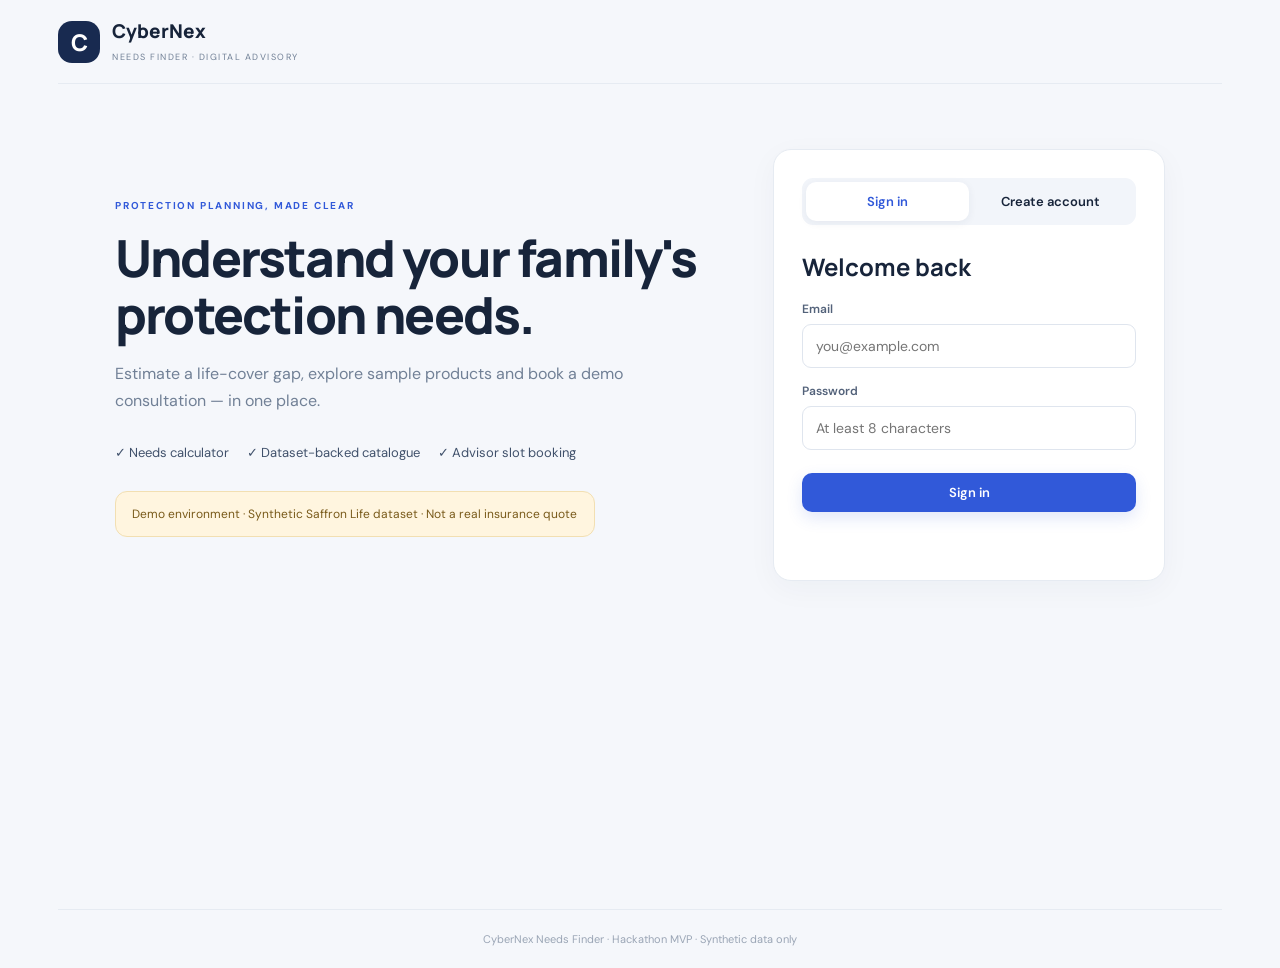
<file: static/index.html>
<!doctype html>
<html lang="en"><head><meta charset="utf-8"><meta name="viewport" content="width=device-width,initial-scale=1">
<title>CyberNex | Life Insurance Needs Finder</title><link rel="stylesheet" href="/static/style.css"></head>
<body><div class="shell">
<header><div class="brand"><div class="logo">C</div><div><b>CyberNex</b><small>NEEDS FINDER · DIGITAL ADVISORY</small></div></div>
<nav id="nav" class="hidden"><button data-view="dashboard">Overview</button><button data-view="planner">Needs planner</button><button data-view="products">Products</button><button data-view="advisors">Advisors</button><button data-view="bookings">My bookings</button><button id="logout" class="ghost">Sign out</button></nav></header>
<main>
<section id="authView" class="auth-grid"><div class="hero"><span class="eyebrow">PROTECTION PLANNING, MADE CLEAR</span><h1>Understand your family's protection needs.</h1><p>Estimate a life-cover gap, explore sample products and book a demo consultation — in one place.</p><div class="hero-points"><span>✓ Needs calculator</span><span>✓ Dataset-backed catalogue</span><span>✓ Advisor slot booking</span></div><div class="notice">Demo environment · Synthetic Saffron Life dataset · Not a real insurance quote</div></div>
<div class="auth-card"><div class="tabs"><button class="tab active" data-auth="login">Sign in</button><button class="tab" data-auth="register">Create account</button></div>
<form id="loginForm"><h2>Welcome back</h2><label>Email<input name="email" type="email" required placeholder="you@example.com"></label><label>Password<input name="password" type="password" required minlength="8" placeholder="At least 8 characters"></label><button class="primary wide">Sign in</button></form>
<form id="registerForm" class="hidden"><h2>Create your account</h2><label>Full name<input name="name" required minlength="2" placeholder="Your name"></label><label>Email<input name="email" type="email" required placeholder="you@example.com"></label><label>Password<input name="password" type="password" required minlength="8" placeholder="At least 8 characters"></label><button class="primary wide">Create account</button></form><p id="authMsg" class="msg"></p></div></section>
<section id="appView" class="hidden"><div class="welcome"><div><span class="eyebrow">YOUR WORKSPACE</span><h1 id="welcomeName">Welcome</h1><p>Explore your estimated protection needs and available services.</p></div><div class="status-pill"><i></i> API connected</div></div>
<div id="dashboard" class="view"><div class="stats"><article><small>PRODUCTS IN CATALOGUE</small><strong id="statProducts">—</strong><span>Dataset-backed records</span></article><article><small>ADVISORS</small><strong id="statAdvisors">—</strong><span>Demo advisor profiles</span></article><article><small>YOUR BOOKINGS</small><strong id="statBookings">—</strong><span>Saved to database</span></article></div><div class="panel split"><div><span class="eyebrow">START HERE</span><h2>Build your protection snapshot</h2><p>Enter a few details to estimate a protection gap. The calculation is illustrative and can be adjusted.</p><button class="primary" data-go="planner">Open needs planner →</button></div><div class="illustration"><div class="shield">✦</div><b>Plan with clarity</b><small>Estimate · Compare · Connect</small></div></div></div>
<div id="planner" class="view hidden"><div class="section-head"><div><span class="eyebrow">PROTECTION ESTIMATOR</span><h2>Life insurance needs planner</h2><p>Enter values in Indian rupees. All figures are used for an illustrative estimate.</p></div></div><div class="panel"><form id="needsForm" class="form-grid">
<label>Age<input name="age" type="number" min="18" max="75" value="30" required></label><label>Annual income (₹)<input name="annual_income" type="number" min="1" value="900000" required></label>
<label>Monthly household expenses (₹)<input name="monthly_expenses" type="number" min="0" value="35000" required></label><label>Number of dependents<input name="dependents" type="number" min="0" max="20" value="2" required></label>
<label>Existing life cover (₹)<input name="existing_cover" type="number" min="0" value="500000" required></label><label>Outstanding loans (₹)<input name="loans" type="number" min="0" value="2000000" required></label>
<label>Liquid savings (₹)<input name="savings" type="number" min="0" value="300000" required></label><label>Years to support family<input name="years_to_support" type="number" min="1" max="40" value="15" required></label>
<label>City<input name="city" value="Hyderabad"></label><label>Income replacement multiple<input name="income_replacement_multiple" type="number" min="1" max="25" value="10" required></label>
<div class="form-actions"><button class="primary">Calculate my estimate</button><button type="button" id="recommendBtn" class="secondary">Find matching products</button><button type="button" id="saveProfile" class="ghost">Save my profile</button></div></form></div>
<div id="calcResults" class="results hidden"></div><div id="recommendations" class="panel hidden"></div></div>
<div id="products" class="view hidden"><div class="section-head"><div><span class="eyebrow">SAMPLE CATALOGUE</span><h2>Explore insurance products</h2><p>Product details come from the supplied synthetic dataset.</p></div><input id="productSearch" class="search" placeholder="Search products…"></div><div id="productList" class="product-grid"></div></div>
<div id="advisors" class="view hidden"><div class="section-head"><div><span class="eyebrow">HUMAN GUIDANCE</span><h2>Find an advisor</h2><p>Choose a demo advisor and an available sample slot.</p></div></div><div id="advisorList" class="advisor-grid"></div><div id="bookingFormWrap" class="panel hidden"><h3>Confirm a demo consultation</h3><form id="bookingForm" class="form-grid"><label>Advisor<input id="chosenAdvisor" readonly></label><label>Available slot<select name="slot_id" id="slotSelect" required></select></label><label>Consultation mode<select name="mode"><option value="video">Video</option><option value="chat">Chat</option><option value="phone">Phone</option></select></label><label>Notes (optional)<input name="notes" maxlength="500" placeholder="What would you like to discuss?"></label><div class="form-actions"><button class="primary">Confirm demo booking</button></div></form></div></div>
<div id="bookings" class="view hidden"><div class="section-head"><div><span class="eyebrow">YOUR ACTIVITY</span><h2>My bookings</h2><p>Bookings saved to your CyberNex database.</p></div></div><div id="bookingList" class="panel"></div></div>
<div id="toast" class="toast"></div></section></main><footer>CyberNex Needs Finder · Hackathon MVP · Synthetic data only</footer></div><script src="/static/app.js"></script></body></html>
</file>
<file: static/style.css>
@import url('https://fonts.googleapis.com/css2?family=DM+Sans:wght@400;500;600;700&family=Manrope:wght@400;500;600;700;800&display=swap');
:root{--ink:#17243a;--muted:#718096;--line:#e6ebf2;--blue:#3159d9;--cyan:#dff7f5;--bg:#f5f7fb;--white:#fff}
*{box-sizing:border-box}body{margin:0;background:var(--bg);color:var(--ink);font-family:'DM Sans',sans-serif}.shell{max-width:1220px;margin:auto;padding:0 28px}header{height:84px;display:flex;align-items:center;justify-content:space-between;border-bottom:1px solid var(--line)}.brand{display:flex;align-items:center;gap:12px}.logo{height:42px;width:42px;border-radius:14px;background:#182a50;color:#fff;display:grid;place-items:center;font:800 23px Manrope}.brand b{font:800 19px Manrope;display:block}.brand small{font-size:9px;letter-spacing:1.5px;color:var(--muted)}nav{display:flex;align-items:center;gap:5px}button{font:600 13px 'DM Sans';border:0;cursor:pointer;border-radius:10px;padding:11px 15px;color:var(--ink);background:transparent}nav button:hover,.ghost:hover{background:#eaf0ff;color:var(--blue)}.primary{background:var(--blue);color:#fff;box-shadow:0 6px 16px #3159d925}.primary:hover{background:#2447bd}.secondary{background:#eaf0ff;color:var(--blue)}.ghost{border:1px solid var(--line)}.wide{width:100%;margin-top:8px}.hidden{display:none!important}main{min-height:calc(100vh - 140px)}.auth-grid{display:grid;grid-template-columns:1.2fr .8fr;gap:70px;align-items:center;max-width:1050px;margin:65px auto}.hero h1,.welcome h1{font:800 clamp(34px,4vw,52px)/1.12 Manrope;letter-spacing:-1.8px;margin:15px 0}.hero p,.welcome p,.section-head p{color:var(--muted);line-height:1.7;max-width:560px}.eyebrow{font-size:10px;font-weight:700;letter-spacing:1.8px;color:var(--blue)}.hero-points{display:flex;flex-wrap:wrap;gap:18px;margin:30px 0;color:#40516b;font-size:13px}.notice{padding:14px 16px;background:#fff5df;border:1px solid #f2dfb2;border-radius:12px;color:#795a1a;font-size:12px;max-width:480px}.auth-card,.panel{background:#fff;border:1px solid var(--line);border-radius:18px;padding:28px;box-shadow:0 8px 30px #1b31500a}.tabs{display:flex;background:#f2f5fa;border-radius:11px;padding:4px;margin-bottom:25px}.tab{flex:1}.tab.active{background:#fff;box-shadow:0 2px 8px #182a5010;color:var(--blue)}h2,h3{font-family:Manrope;margin:8px 0 18px}.auth-card h2{font-size:24px}label{display:flex;flex-direction:column;gap:7px;font-size:12px;font-weight:600;color:#53627a;margin-bottom:15px}input,select{width:100%;border:1px solid #dfe5ee;border-radius:9px;padding:12px 13px;font:14px 'DM Sans';color:var(--ink);background:#fff;outline:none}input:focus,select:focus{border-color:#7692f0;box-shadow:0 0 0 3px #3159d915}.msg{font-size:12px;color:#c04444;min-height:16px}.welcome{display:flex;justify-content:space-between;align-items:center;padding:44px 0 25px}.welcome h1{font-size:34px;margin:8px 0}.status-pill{background:#e8f8f1;color:#24784d;border-radius:30px;padding:9px 14px;font-size:12px}.status-pill i{display:inline-block;width:7px;height:7px;border-radius:50%;background:#2aa56a;margin-right:7px}.view{padding-bottom:40px}.stats{display:grid;grid-template-columns:repeat(3,1fr);gap:16px;margin-bottom:18px}.stats article{background:#fff;border:1px solid var(--line);border-radius:16px;padding:22px}.stats small,.stats span{display:block;color:var(--muted);font-size:10px;letter-spacing:1px}.stats strong{font:800 32px Manrope;display:block;margin:10px 0 3px}.stats span{font-size:11px;letter-spacing:0}.split{display:grid;grid-template-columns:1.4fr .6fr;align-items:center;min-height:220px}.split p{color:var(--muted);max-width:500px;line-height:1.7}.illustration{height:150px;border-radius:14px;background:linear-gradient(135deg,#edf3ff,#e6f8f6);display:flex;flex-direction:column;align-items:center;justify-content:center;gap:8px}.shield{height:55px;width:55px;border-radius:18px;background:#fff;color:var(--blue);display:grid;place-items:center;font-size:25px;box-shadow:0 6px 20px #3159d91c}.illustration small{color:var(--muted)}.section-head{display:flex;justify-content:space-between;align-items:end;margin:15px 0 20px}.section-head h2{font-size:27px;margin:8px 0}.section-head p{margin:0;font-size:13px}.form-grid{display:grid;grid-template-columns:repeat(2,1fr);gap:2px 18px}.form-actions{grid-column:1/-1;display:flex;gap:10px;flex-wrap:wrap;margin-top:6px}.results{display:grid;grid-template-columns:repeat(3,1fr);gap:12px;margin:18px 0}.metric{background:#fff;border:1px solid var(--line);border-radius:14px;padding:18px}.metric small{display:block;color:var(--muted);font-size:11px}.metric b{font:800 23px Manrope;display:block;margin-top:8px}.method{grid-column:1/-1;color:var(--muted);font-size:11px;line-height:1.6}.product-grid,.advisor-grid{display:grid;grid-template-columns:repeat(3,1fr);gap:14px}.product-card,.advisor-card{background:#fff;border:1px solid var(--line);border-radius:15px;padding:20px}.product-card h3,.advisor-card h3{font-size:16px;margin:8px 0}.tag{display:inline-block;background:#eef2ff;color:#4059ae;border-radius:30px;padding:5px 9px;font-size:10px}.product-card p,.advisor-card p{font-size:12px;line-height:1.6;color:var(--muted)}.product-card .details{font-size:11px;color:#42516a;margin:12px 0}.product-card button,.advisor-card button{margin-top:8px}.search{max-width:260px}.booking-row{padding:15px 0;border-bottom:1px solid var(--line);display:flex;justify-content:space-between;gap:16px;font-size:13px}.booking-row:last-child{border:0}.booking-row small{display:block;color:var(--muted);margin-top:5px}.toast{position:fixed;bottom:25px;right:25px;background:#17243a;color:#fff;padding:14px 18px;border-radius:12px;box-shadow:0 8px 25px #17243a33;font-size:13px;opacity:0;transform:translateY(10px);transition:.2s;pointer-events:none;max-width:360px}.toast.show{opacity:1;transform:translateY(0)}footer{text-align:center;color:#9aa5b5;font-size:11px;padding:22px;border-top:1px solid var(--line)}
@media(max-width:850px){.shell{padding:0 16px}header{height:auto;padding:16px 0;align-items:flex-start;gap:14px;flex-direction:column}nav{flex-wrap:wrap}.auth-grid{grid-template-columns:1fr;gap:25px;margin:35px auto}.hero h1{font-size:38px}.product-grid,.advisor-grid{grid-template-columns:repeat(2,1fr)}}@media(max-width:560px){.stats,.results,.product-grid,.advisor-grid{grid-template-columns:1fr}.split{grid-template-columns:1fr}.illustration{display:none}.form-grid{grid-template-columns:1fr}.welcome{align-items:flex-start;gap:12px;flex-direction:column}.section-head{align-items:flex-start;gap:12px;flex-direction:column}.search{max-width:none}.booking-row{flex-direction:column}}
</file>
